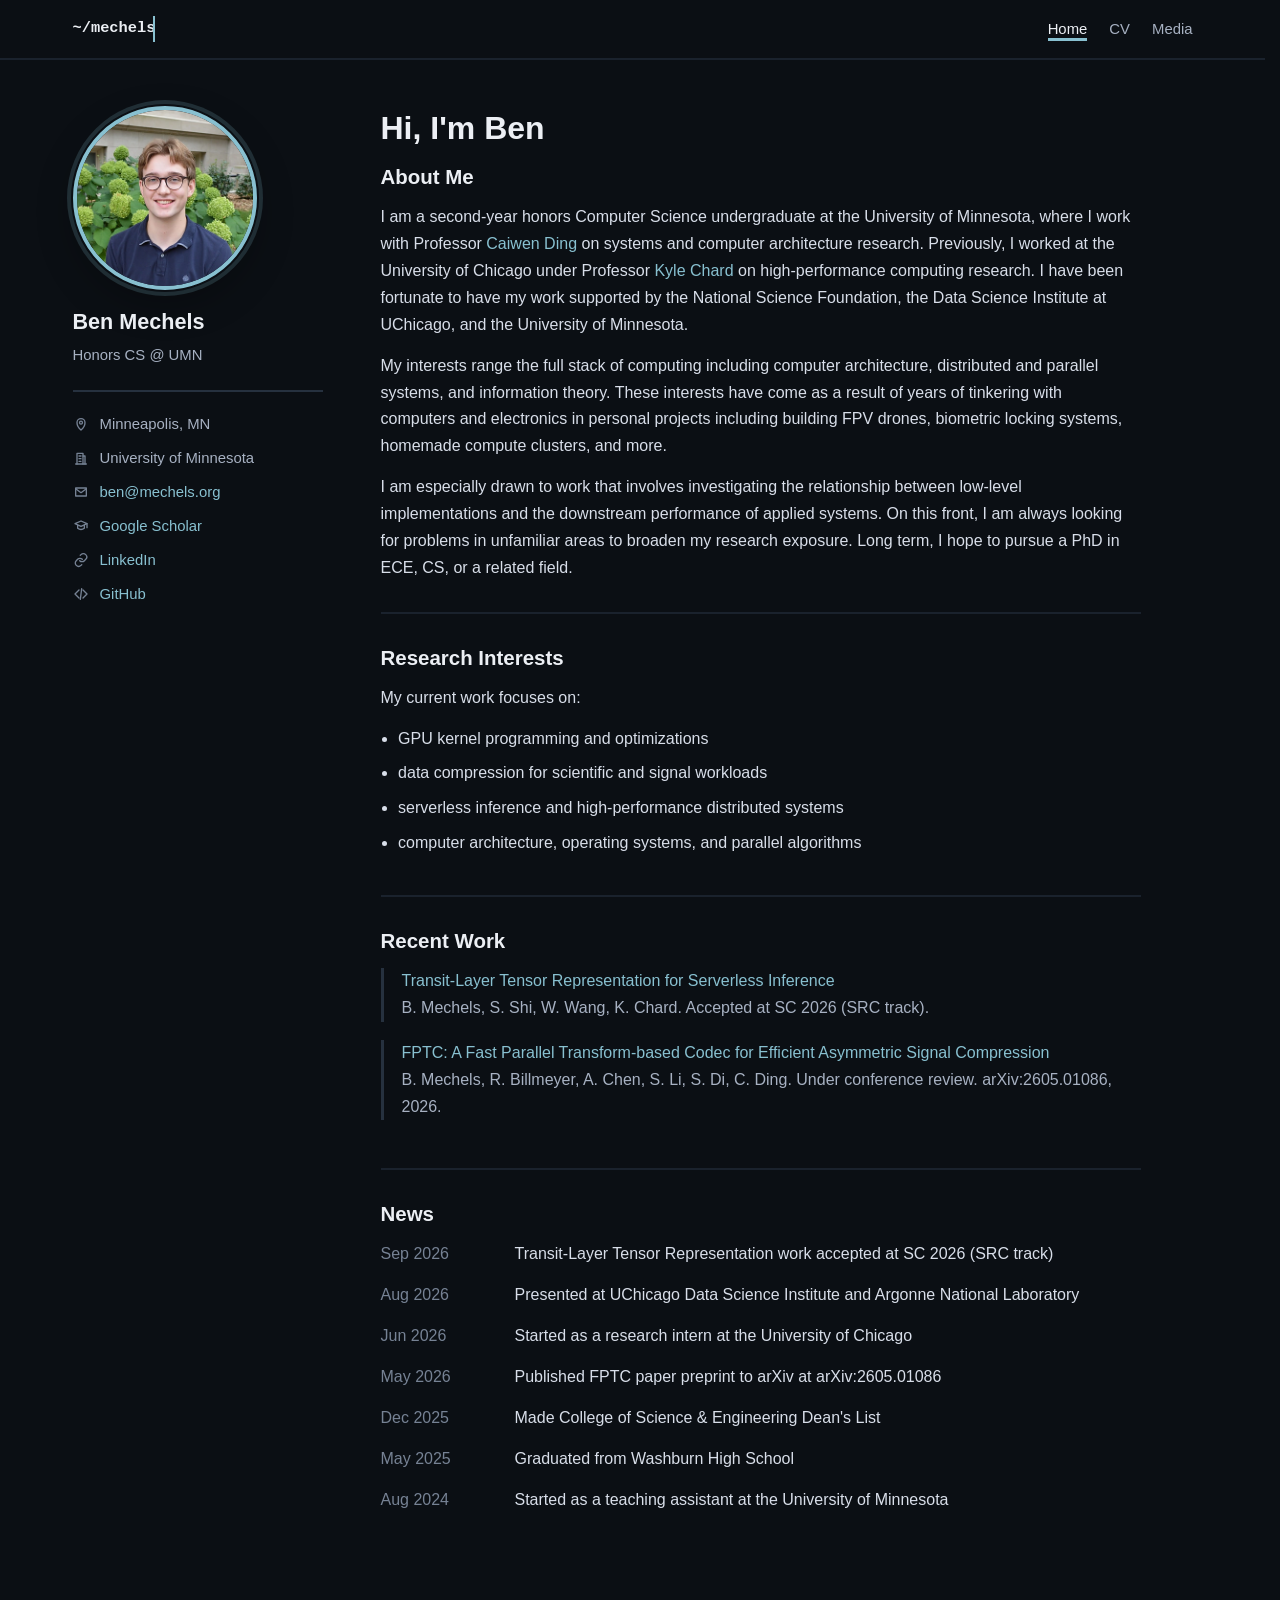
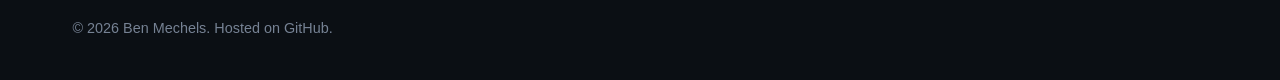
<file: index.html>
<!doctype html>
<html lang="en">
  <head>
    <meta charset="utf-8">
    <meta name="viewport" content="width=device-width, initial-scale=1">
    <meta
      name="description"
      content="Ben Mechels Portfolio and CV. Honors CS @ UMN."
    >
    <title>Home | Ben Mechels Portfolio</title>
    <meta name="theme-color" content="#0b0f14">
    <link rel="icon" href="assets/favicon.svg?v=plain-centered-20260830" type="image/svg+xml">
    <link rel="stylesheet" href="styles.css?v=stable-layout-20260830">
  </head>
  <body>
    <header class="masthead">
      <nav class="masthead-inner" aria-label="Primary navigation">
        <a class="site-title" href="index.html" aria-label="Ben Mechels home">
          <span class="typed-path">~/mechels</span>
        </a>
        <div class="nav-links">
          <a class="active" href="index.html" aria-current="page">Home</a>
          <a href="cv.html">CV</a>
          <a href="media.html">Media</a>
        </div>
      </nav>
    </header>

    <div class="page">
      <aside class="author" aria-label="Author profile">
        <div class="author-image-frame">
          <picture>
            <source
              srcset="assets/headshot-368.webp 368w, assets/headshot-552.webp 552w, assets/headshot.webp 900w"
              sizes="(max-width: 540px) 92px, (max-width: 860px) 112px, 184px"
              type="image/webp">
            <img
              class="author-image"
              src="assets/headshot.jpg"
              srcset="assets/headshot-368.jpg 368w, assets/headshot-552.jpg 552w, assets/headshot.jpg 900w"
              sizes="(max-width: 540px) 92px, (max-width: 860px) 112px, 184px"
              width="900"
              height="900"
              alt="Ben Mechels"
              loading="eager"
              decoding="sync"
              fetchpriority="high">
          </picture>
        </div>
        <h1>Ben Mechels</h1>
        <p class="author-bio">
          Honors CS @ UMN
        </p>

        <ul class="author-links">
          <li>
            <svg class="profile-icon" aria-hidden="true"><use href="assets/icons.svg#location"></use></svg>
            <span>Minneapolis, MN</span>
          </li>
          <li>
            <svg class="profile-icon" aria-hidden="true"><use href="assets/icons.svg#building"></use></svg>
            <span>University of Minnesota</span>
          </li>
          <li>
            <svg class="profile-icon" aria-hidden="true"><use href="assets/icons.svg#mail"></use></svg>
            <a href="mailto:ben@mechels.org">ben@mechels.org</a>
          </li>
          <li>
            <svg class="profile-icon" aria-hidden="true"><use href="assets/icons.svg#scholar"></use></svg>
            <a href="https://scholar.google.com/citations?user=h_3D9X4AAAAJ&amp;hl=en&amp;oi=sra">Google Scholar</a>
          </li>
          <li>
            <svg class="profile-icon" aria-hidden="true"><use href="assets/icons.svg#link"></use></svg>
            <a href="https://www.linkedin.com/in/mechels">LinkedIn</a>
          </li>
          <li>
            <svg class="profile-icon" aria-hidden="true"><use href="assets/icons.svg#code"></use></svg>
            <a href="https://github.com/mechels">GitHub</a>
          </li>
        </ul>
      </aside>

      <main class="content">
        <section class="intro">
          <h2>Hi, I'm Ben</h2>
          <h3>About Me</h3>
          <p>
            I am a second-year honors Computer Science undergraduate at the
            University of Minnesota, where I work with Professor
            <a href="https://caiwending.github.io/">Caiwen Ding</a> on systems
            and computer architecture research. Previously, I worked at the
            University of Chicago under Professor
            <a href="https://computerscience.uchicago.edu/people/kyle-chard/">Kyle Chard</a>
            on high-performance computing research. I have been fortunate to
            have my work supported by the National Science Foundation, the Data
            Science Institute at UChicago, and the University of Minnesota.
          </p>
          <p>
            My interests range the full stack of computing including computer
            architecture, distributed and parallel systems, and information
            theory. These interests have come as a result of years of tinkering
            with computers and electronics in personal projects including
            building FPV drones, biometric locking systems, homemade compute
            clusters, and more.
          </p>
          <p>
            I am especially drawn to work that involves investigating the
            relationship between low-level implementations and the downstream
            performance of applied systems. On this front, I am always looking
            for problems in unfamiliar areas to broaden my research exposure.
            Long term, I hope to pursue a PhD in ECE, CS, or a related field.
          </p>
        </section>

        <section>
          <h3>Research Interests</h3>
          <p>My current work focuses on:</p>
          <ul>
            <li>GPU kernel programming and optimizations</li>
            <li>data compression for scientific and signal workloads</li>
            <li>serverless inference and high-performance distributed systems</li>
            <li>computer architecture, operating systems, and parallel algorithms</li>
          </ul>
        </section>

        <section id="publications">
          <h3>Recent Work</h3>
          <ul class="publication-list">
            <li>
              <a href="#">
                Transit-Layer Tensor Representation for Serverless Inference
              </a>
              <br>
              <span>
                B. Mechels, S. Shi, W. Wang, K. Chard. Accepted at
                SC 2026 (SRC track).
              </span>
            </li>
            <li>
              <a href="https://arxiv.org/abs/2605.01086">
                FPTC: A Fast Parallel Transform-based Codec for Efficient
                Asymmetric Signal Compression
              </a>
              <br>
              <span>
                B. Mechels, R. Billmeyer, A. Chen, S. Li, S. Di, C. Ding. Under
                conference review. arXiv:2605.01086, 2026.
              </span>
            </li>
          </ul>
        </section>

        <section>
          <h3>News</h3>
          <dl class="news-list">
            <div>
              <dt>Sep 2026</dt>
              <dd>Transit-Layer Tensor Representation work accepted at SC 2026 (SRC track)</dd>
            </div>
            <div>
              <dt>Aug 2026</dt>
              <dd>Presented at UChicago Data Science Institute and Argonne National Laboratory</dd>
            </div>
            <div>
              <dt>Jun 2026</dt>
              <dd>Started as a research intern at the University of Chicago</dd>
            </div>
            <div>
              <dt>May 2026</dt>
              <dd>Published FPTC paper preprint to arXiv at arXiv:2605.01086</dd>
            </div>
            <div>
              <dt>Dec 2025</dt>
              <dd>Made College of Science &amp; Engineering Dean's List</dd>
            </div>
            <div>
              <dt>May 2025</dt>
              <dd>Graduated from Washburn High School</dd>
            </div>
            <div>
              <dt>Aug 2024</dt>
              <dd>Started as a teaching assistant at the University of Minnesota</dd>
            </div>
          </dl>
        </section>
      </main>
    </div>

    <footer class="footer">
      <p>&copy; 2026 Ben Mechels. Hosted on GitHub.</p>
    </footer>
  </body>
</html>
</file>
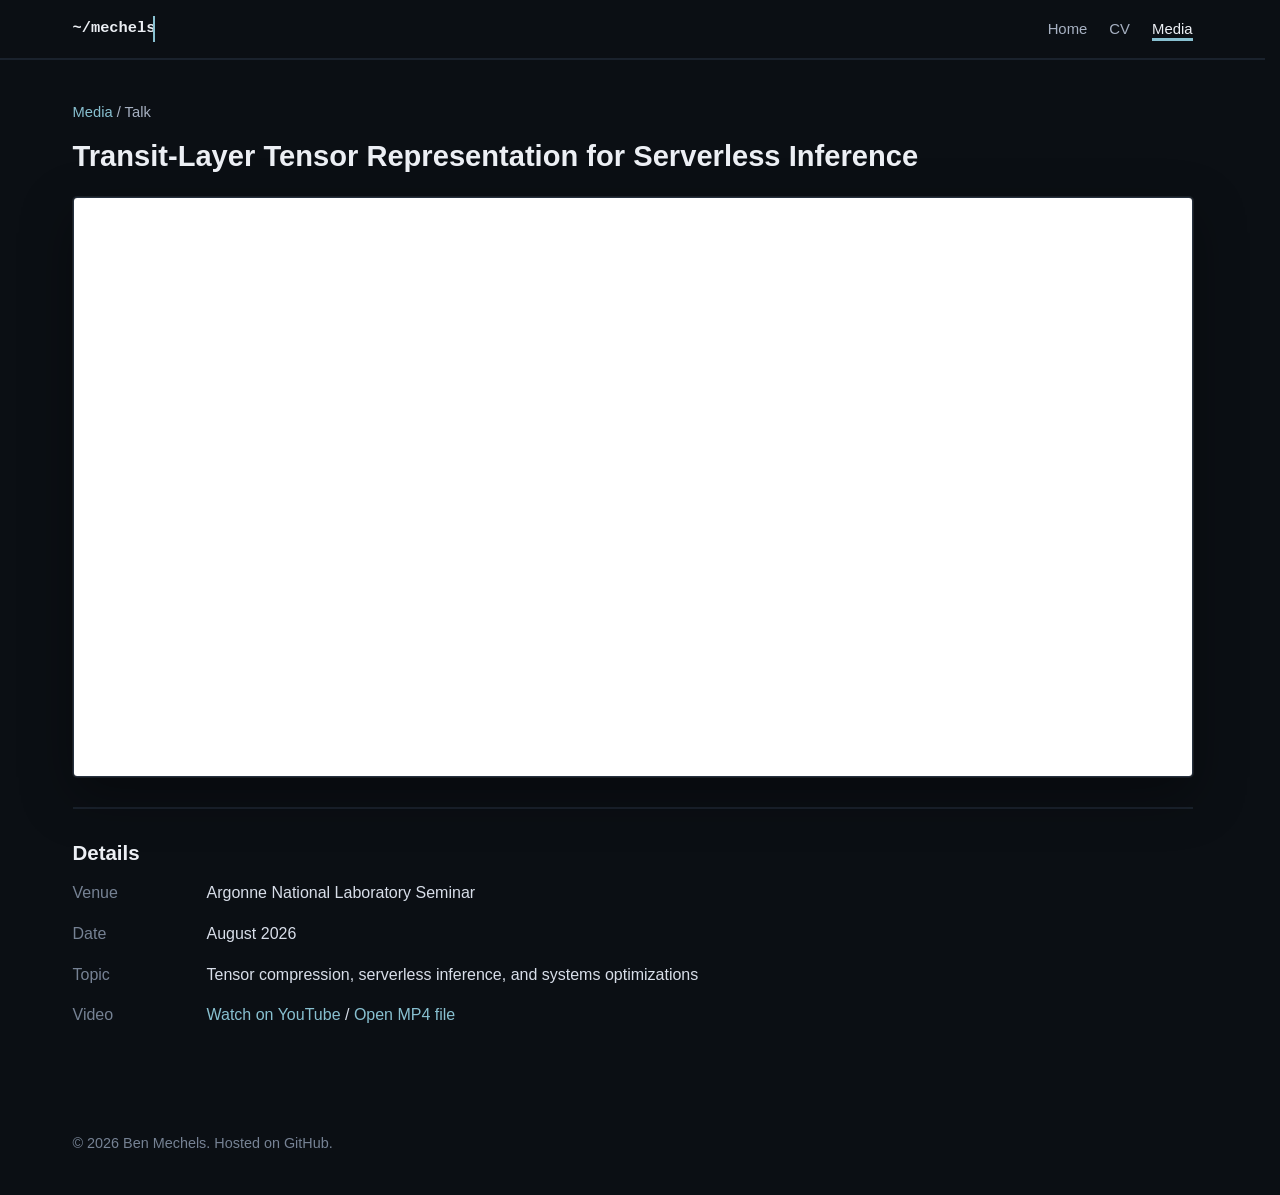
<file: argonne-seminar.html>
<!doctype html>
<html lang="en">
  <head>
    <meta charset="utf-8">
    <meta name="viewport" content="width=device-width, initial-scale=1">
    <meta
      name="description"
      content="Argonne National Laboratory seminar video for Ben Mechels."
    >
    <title>Argonne Seminar | Ben Mechels Portfolio</title>
    <meta name="theme-color" content="#0b0f14">
    <link rel="icon" href="assets/favicon.svg?v=plain-centered-20260830" type="image/svg+xml">
    <link rel="stylesheet" href="styles.css?v=stable-layout-20260830">
  </head>
  <body>
    <header class="masthead">
      <nav class="masthead-inner" aria-label="Primary navigation">
        <a class="site-title" href="index.html" aria-label="Ben Mechels home">
          <span class="typed-path">~/mechels</span>
        </a>
        <div class="nav-links">
          <a href="index.html">Home</a>
          <a href="cv.html">CV</a>
          <a class="active" href="media.html" aria-current="page">Media</a>
        </div>
      </nav>
    </header>

    <main class="single-page talk-page">
      <section class="talk-hero">
        <p class="breadcrumb"><a href="media.html">Media</a> / Talk</p>
        <h2>Transit-Layer Tensor Representation for Serverless Inference</h2>
        <div class="video-frame video-frame-large">
          <iframe
            title="Argonne National Laboratory seminar video"
            src="https://www.youtube.com/embed/fQScgn-F-ko"
            allow="accelerometer; autoplay; clipboard-write; encrypted-media; gyroscope; picture-in-picture; web-share"
            referrerpolicy="strict-origin-when-cross-origin"
            allowfullscreen></iframe>
          <!-- Direct MP4 player fallback:
          <video
            class="video-player"
            controls
            playsinline
            preload="metadata"
            poster="assets/videos/argonne-seminar-poster.jpg">
            <source
              src="assets/videos/argonne-seminar-transit-layer-tensor-representation.mp4"
              type="video/mp4">
            Your browser does not support the embedded video player.
          </video>
          -->
        </div>
      </section>

      <section>
        <h3>Details</h3>
        <dl class="details-list">
          <div>
            <dt>Venue</dt>
            <dd>Argonne National Laboratory Seminar</dd>
          </div>
          <div>
            <dt>Date</dt>
            <dd>August 2026</dd>
          </div>
          <div>
            <dt>Topic</dt>
            <dd>Tensor compression, serverless inference, and systems optimizations</dd>
          </div>
          <div>
            <dt>Video</dt>
            <dd>
              <a href="https://youtu.be/fQScgn-F-ko">
                Watch on YouTube
              </a>
              <span aria-hidden="true">/</span>
              <a href="assets/videos/argonne-seminar-transit-layer-tensor-representation.mp4">Open MP4 file</a>
            </dd>
          </div>
        </dl>
      </section>

    </main>

    <footer class="footer">
      <p>&copy; 2026 Ben Mechels. Hosted on GitHub.</p>
    </footer>
  </body>
</html>
</file>
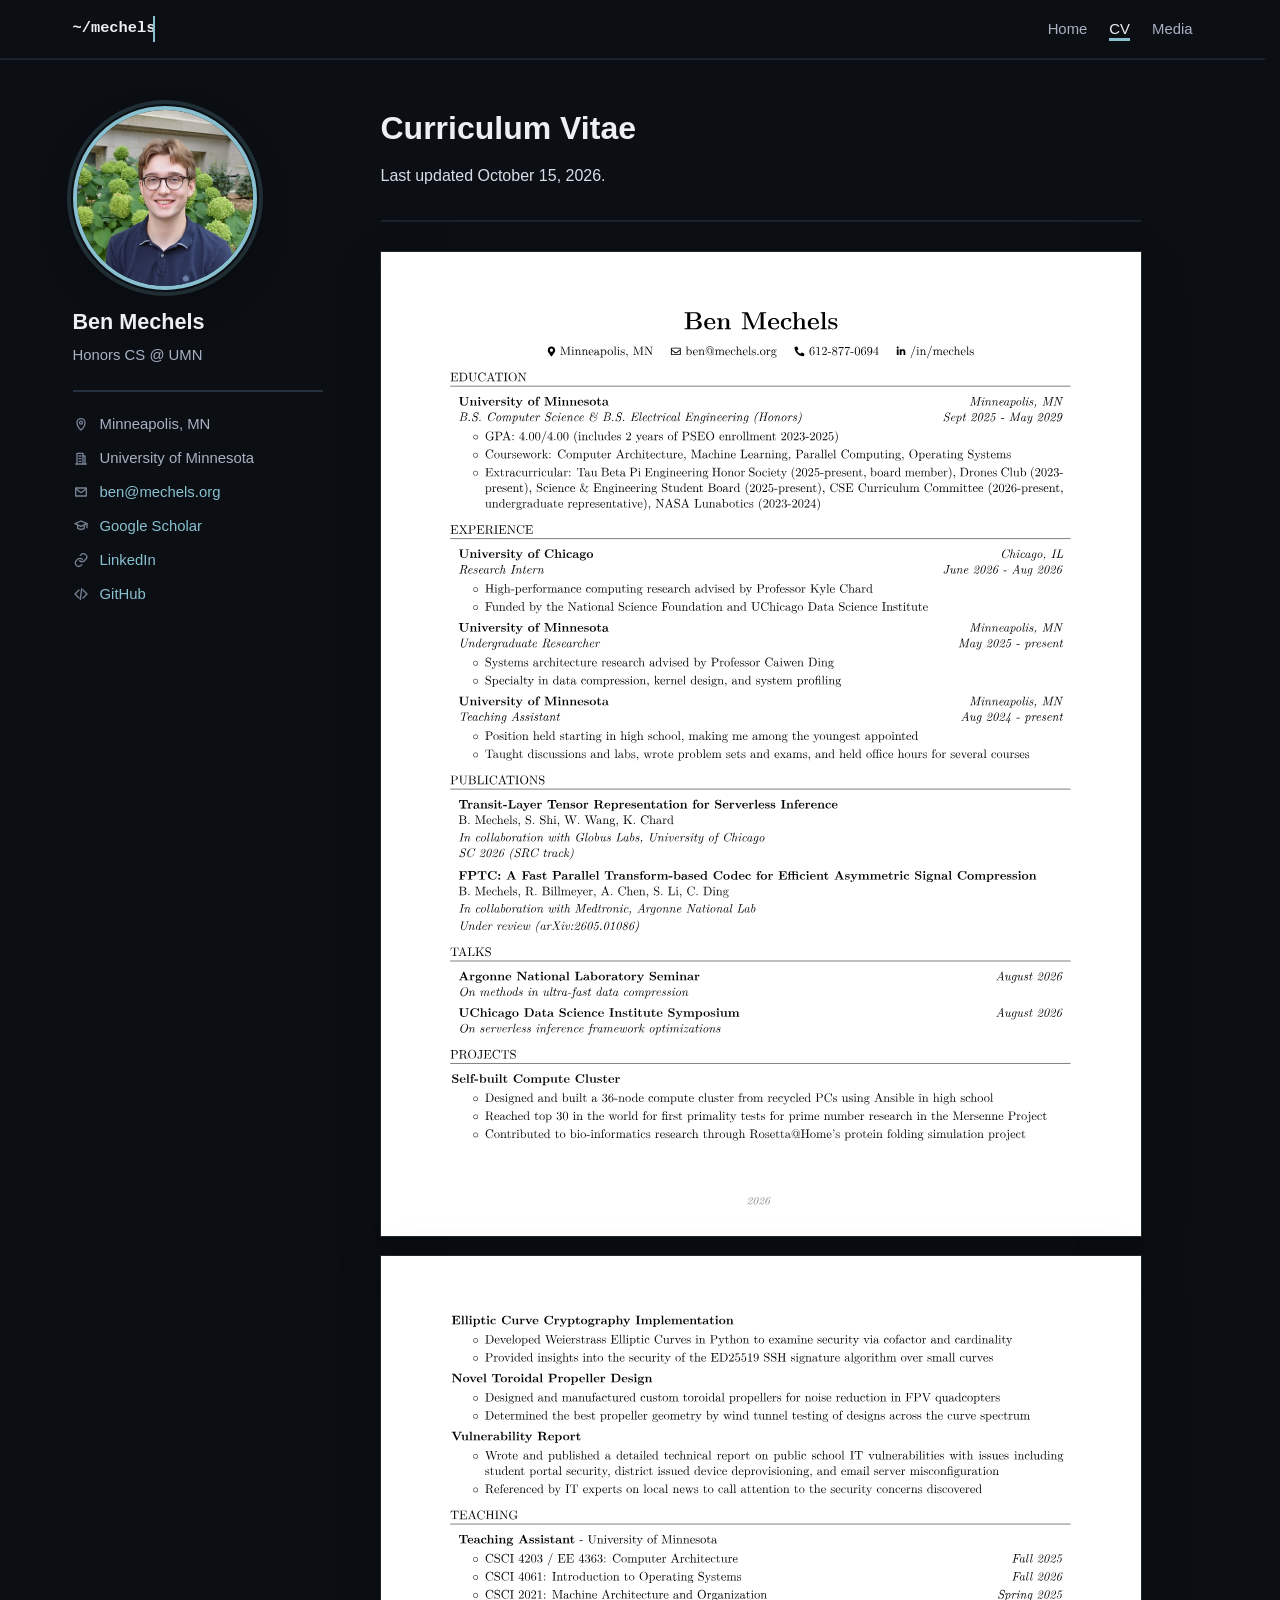
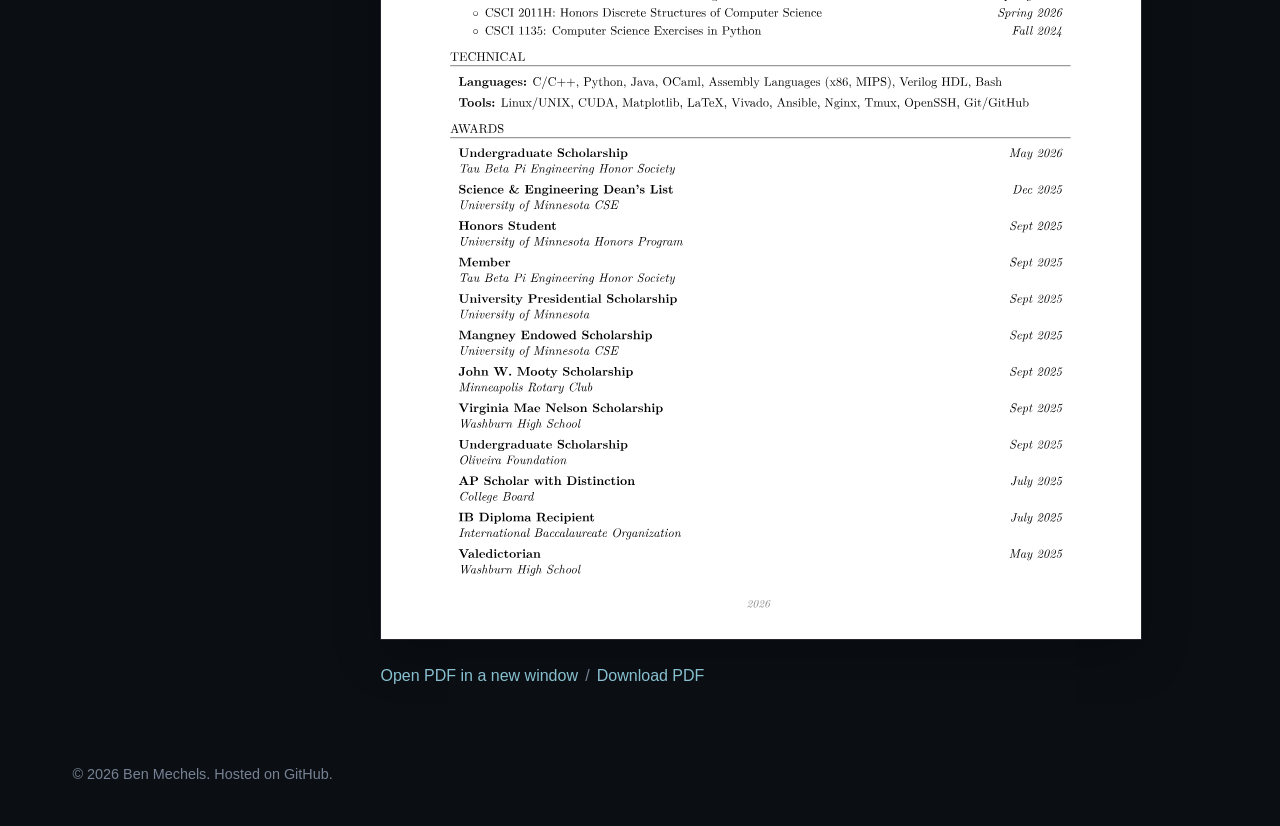
<file: cv.html>
<!doctype html>
<html lang="en">
  <head>
    <meta charset="utf-8">
    <meta name="viewport" content="width=device-width, initial-scale=1">
    <meta name="description" content="Curriculum vitae for Ben Mechels.">
    <title>CV | Ben Mechels Portfolio</title>
    <meta name="theme-color" content="#0b0f14">
    <link rel="icon" href="assets/favicon.svg?v=plain-centered-20260830" type="image/svg+xml">
    <link rel="stylesheet" href="styles.css?v=stable-layout-20260830">
  </head>
  <body>
    <header class="masthead">
      <nav class="masthead-inner" aria-label="Primary navigation">
        <a class="site-title" href="index.html" aria-label="Ben Mechels home">
          <span class="typed-path">~/mechels</span>
        </a>
        <div class="nav-links">
          <a href="index.html">Home</a>
          <a class="active" href="cv.html" aria-current="page">CV</a>
          <a href="media.html">Media</a>
        </div>
      </nav>
    </header>

    <div class="page">
      <aside class="author" aria-label="Author profile">
        <div class="author-image-frame">
          <picture>
            <source
              srcset="assets/headshot-368.webp 368w, assets/headshot-552.webp 552w, assets/headshot.webp 900w"
              sizes="(max-width: 540px) 92px, (max-width: 860px) 112px, 184px"
              type="image/webp">
            <img
              class="author-image"
              src="assets/headshot.jpg"
              srcset="assets/headshot-368.jpg 368w, assets/headshot-552.jpg 552w, assets/headshot.jpg 900w"
              sizes="(max-width: 540px) 92px, (max-width: 860px) 112px, 184px"
              width="900"
              height="900"
              alt="Ben Mechels"
              loading="eager"
              decoding="sync"
              fetchpriority="high">
          </picture>
        </div>
        <h1>Ben Mechels</h1>
        <p class="author-bio">
          Honors CS @ UMN
        </p>

        <ul class="author-links">
          <li>
            <svg class="profile-icon" aria-hidden="true"><use href="assets/icons.svg#location"></use></svg>
            <span>Minneapolis, MN</span>
          </li>
          <li>
            <svg class="profile-icon" aria-hidden="true"><use href="assets/icons.svg#building"></use></svg>
            <span>University of Minnesota</span>
          </li>
          <li>
            <svg class="profile-icon" aria-hidden="true"><use href="assets/icons.svg#mail"></use></svg>
            <a href="mailto:ben@mechels.org">ben@mechels.org</a>
          </li>
          <li>
            <svg class="profile-icon" aria-hidden="true"><use href="assets/icons.svg#scholar"></use></svg>
            <a href="https://scholar.google.com/citations?user=h_3D9X4AAAAJ&amp;hl=en&amp;oi=sra">Google Scholar</a>
          </li>
          <li>
            <svg class="profile-icon" aria-hidden="true"><use href="assets/icons.svg#link"></use></svg>
            <a href="https://www.linkedin.com/in/mechels">LinkedIn</a>
          </li>
          <li>
            <svg class="profile-icon" aria-hidden="true"><use href="assets/icons.svg#code"></use></svg>
            <a href="https://github.com/mechels">GitHub</a>
          </li>
        </ul>
      </aside>

      <main class="content">
        <section class="intro">
          <h2>Curriculum Vitae</h2>
          <p>Last updated October 15, 2026.</p>
        </section>

        <section class="cv-document" aria-label="Rendered CV pages">
          <img
            class="cv-page"
            src="assets/cv-pages/page-1.svg"
            width="612"
            height="792"
            alt="Ben Mechels CV, page 1">
          <img
            class="cv-page"
            src="assets/cv-pages/page-2.svg"
            width="612"
            height="792"
            alt="Ben Mechels CV, page 2"
            loading="lazy">
          <p class="cv-actions">
            <a href="assets/ben-mechels-cv.pdf" target="_blank" rel="noopener">Open PDF in a new window</a>
            <span aria-hidden="true">/</span>
            <a href="assets/ben-mechels-cv.pdf" download>Download PDF</a>
          </p>
        </section>
      </main>
    </div>

    <footer class="footer">
      <p>&copy; 2026 Ben Mechels. Hosted on GitHub.</p>
    </footer>
  </body>
</html>
</file>
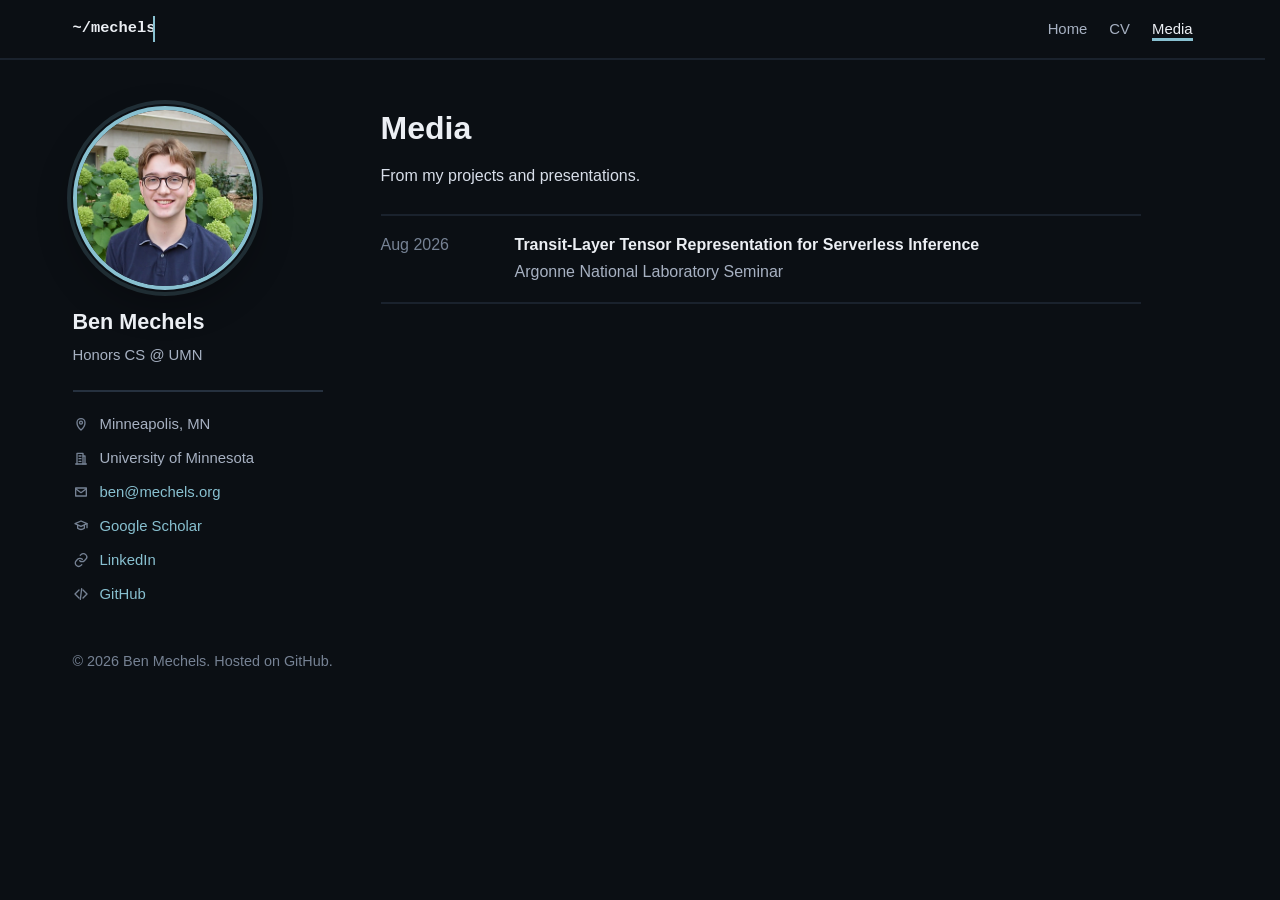
<file: media.html>
<!doctype html>
<html lang="en">
  <head>
    <meta charset="utf-8">
    <meta name="viewport" content="width=device-width, initial-scale=1">
    <meta name="description" content="Talks, videos, and media for Ben Mechels.">
    <title>Media | Ben Mechels Portfolio</title>
    <meta name="theme-color" content="#0b0f14">
    <link rel="icon" href="assets/favicon.svg?v=plain-centered-20260830" type="image/svg+xml">
    <link rel="stylesheet" href="styles.css?v=stable-layout-20260830">
  </head>
  <body>
    <header class="masthead">
      <nav class="masthead-inner" aria-label="Primary navigation">
        <a class="site-title" href="index.html" aria-label="Ben Mechels home">
          <span class="typed-path">~/mechels</span>
        </a>
        <div class="nav-links">
          <a href="index.html">Home</a>
          <a href="cv.html">CV</a>
          <a class="active" href="media.html" aria-current="page">Media</a>
        </div>
      </nav>
    </header>

    <div class="page">
      <aside class="author" aria-label="Author profile">
        <div class="author-image-frame">
          <picture>
            <source
              srcset="assets/headshot-368.webp 368w, assets/headshot-552.webp 552w, assets/headshot.webp 900w"
              sizes="(max-width: 540px) 92px, (max-width: 860px) 112px, 184px"
              type="image/webp">
            <img
              class="author-image"
              src="assets/headshot.jpg"
              srcset="assets/headshot-368.jpg 368w, assets/headshot-552.jpg 552w, assets/headshot.jpg 900w"
              sizes="(max-width: 540px) 92px, (max-width: 860px) 112px, 184px"
              width="900"
              height="900"
              alt="Ben Mechels"
              loading="eager"
              decoding="sync"
              fetchpriority="high">
          </picture>
        </div>
        <h1>Ben Mechels</h1>
        <p class="author-bio">
          Honors CS @ UMN
        </p>

        <ul class="author-links">
          <li>
            <svg class="profile-icon" aria-hidden="true"><use href="assets/icons.svg#location"></use></svg>
            <span>Minneapolis, MN</span>
          </li>
          <li>
            <svg class="profile-icon" aria-hidden="true"><use href="assets/icons.svg#building"></use></svg>
            <span>University of Minnesota</span>
          </li>
          <li>
            <svg class="profile-icon" aria-hidden="true"><use href="assets/icons.svg#mail"></use></svg>
            <a href="mailto:ben@mechels.org">ben@mechels.org</a>
          </li>
          <li>
            <svg class="profile-icon" aria-hidden="true"><use href="assets/icons.svg#scholar"></use></svg>
            <a href="https://scholar.google.com/citations?user=h_3D9X4AAAAJ&amp;hl=en&amp;oi=sra">Google Scholar</a>
          </li>
          <li>
            <svg class="profile-icon" aria-hidden="true"><use href="assets/icons.svg#link"></use></svg>
            <a href="https://www.linkedin.com/in/mechels">LinkedIn</a>
          </li>
          <li>
            <svg class="profile-icon" aria-hidden="true"><use href="assets/icons.svg#code"></use></svg>
            <a href="https://github.com/mechels">GitHub</a>
          </li>
        </ul>
      </aside>

      <main class="content">
        <section class="intro media-intro">
          <h2>Media</h2>
          <p>
            From my projects and presentations.
          </p>
        </section>

        <section class="media-index" aria-label="Recorded talks">
          <a class="media-link" href="argonne-seminar.html">
            <span class="media-link-date">Aug 2026</span>
            <span class="media-link-body">
              <span class="media-link-title">
                Transit-Layer Tensor Representation for Serverless Inference
              </span>
              <span class="media-link-meta">
                Argonne National Laboratory Seminar
              </span>
            </span>
          </a>
        </section>
      </main>
    </div>

    <footer class="footer">
      <p>&copy; 2026 Ben Mechels. Hosted on GitHub.</p>
    </footer>
  </body>
</html>
</file>
<file: styles.css>
:root {
  color-scheme: only dark;
  --bg: #0b0f14;
  --bg-lift: #10161d;
  --panel: #141b23;
  --text: #d8dee9;
  --heading: #eceff4;
  --muted: #a7b1c2;
  --faint: #768294;
  --line: #26313f;
  --line-soft: #1a222d;
  --link: #88c0d0;
  --link-hover: #b7d7e2;
  --separator-width: 2px;
  --active-underline-width: 3px;

  /*
    Headshot crop controls:
    - frame size changes the displayed diameter of the circular image.
    - image crop coordinates live in scripts/crop_headshot.py.
    - ring-width and ring-color control the circular outline.
  */
  --headshot-frame-size: 184px;
  --headshot-mobile-size: 112px;
  --headshot-phone-size: 92px;
  --headshot-ring-width: 4px;
  --headshot-ring-color: #88c0d0;
}

* {
  box-sizing: border-box;
}

html {
  min-height: 100%;
  background: var(--bg);
  color-scheme: only dark;
  overflow-y: scroll;
  scrollbar-gutter: stable;
  scrollbar-color: #344154 #0b0f14;
}

body {
  min-height: 100%;
  margin: 0;
  background: var(--bg);
  color: var(--text);
  font-family: -apple-system, BlinkMacSystemFont, "Segoe UI", Roboto, Helvetica, Arial, sans-serif;
  font-size: 16px;
  line-height: 1.68;
}

a {
  color: var(--link);
  text-decoration: none;
}

a:hover,
a:focus {
  color: var(--link-hover);
  text-decoration: underline;
  text-underline-offset: 3px;
}

code {
  padding: 0.08rem 0.28rem;
  border: 1px solid var(--line);
  border-radius: 4px;
  background: var(--bg-lift);
  color: var(--heading);
  font-size: 0.92em;
}

.masthead {
  background: #0b0f14;
  border-bottom: var(--separator-width) solid var(--line-soft);
}

.masthead-inner {
  width: min(1120px, calc(100% - 36px));
  min-height: 58px;
  display: flex;
  align-items: center;
  justify-content: space-between;
  gap: 24px;
  margin: 0 auto;
}

.site-title {
  display: inline-flex;
  align-items: center;
  min-width: 10.8ch;
  color: var(--heading);
  font-family: ui-monospace, "SFMono-Regular", "SF Mono", Consolas, "Liberation Mono", Menlo, monospace;
  font-size: 0.96rem;
  font-weight: 700;
}

.site-title:hover,
.site-title:focus {
  color: var(--heading);
  text-decoration: none;
}

.typed-path {
  width: 9ch;
  display: inline-block;
  overflow: hidden;
  border-right: 2px solid var(--link);
  color: var(--heading);
  white-space: nowrap;
  animation:
    type-path 14s steps(9, end) infinite,
    blink-cursor 900ms steps(1, end) infinite;
}

@keyframes type-path {
  0%,
  7% {
    width: 0;
  }

  20%,
  82% {
    width: 9ch;
  }

  92%,
  100% {
    width: 0;
  }
}

@keyframes blink-cursor {
  0%,
  49% {
    border-color: var(--link);
  }

  50%,
  100% {
    border-color: transparent;
  }
}

.nav-links {
  display: flex;
  align-items: center;
  flex-wrap: wrap;
  gap: 22px;
  font-size: 0.93rem;
}

.nav-links a {
  color: var(--muted);
}

.nav-links a:hover,
.nav-links a:focus,
.nav-links a.active {
  color: var(--heading);
  text-decoration: none;
}

.nav-links a.active {
  box-shadow: inset 0 calc(-1 * var(--active-underline-width)) 0 var(--link);
}

.page {
  width: min(1120px, calc(100% - 36px));
  display: grid;
  grid-template-columns: 250px minmax(0, 760px);
  gap: 58px;
  margin: 0 auto;
  padding: 46px 0 42px;
}

.author {
  position: sticky;
  top: 34px;
  align-self: start;
  color: var(--muted);
  font-size: 0.93rem;
}

.author-image-frame {
  width: var(--headshot-frame-size);
  height: var(--headshot-frame-size);
  overflow: hidden;
  border: var(--headshot-ring-width) solid var(--headshot-ring-color);
  border-radius: 50%;
  background: var(--panel);
  box-shadow:
    0 0 0 2px var(--bg),
    0 0 0 calc(var(--headshot-ring-width) + 2px) rgba(136, 192, 208, 0.18),
    0 14px 36px rgba(0, 0, 0, 0.28);
}

.author-image-frame picture {
  display: block;
  width: 100%;
  height: 100%;
}

.author-image {
  width: 100%;
  height: 100%;
  display: block;
  image-orientation: from-image;
  object-fit: cover;
}

.author h1 {
  margin: 19px 0 7px;
  color: var(--heading);
  font-size: 1.35rem;
  line-height: 1.25;
}

.author-bio {
  max-width: 220px;
  margin: 0;
}

.author-links {
  display: grid;
  gap: 9px;
  margin: 22px 0 0;
  padding: 20px 0 0;
  border-top: var(--separator-width) solid var(--line);
  list-style: none;
}

.author-links li {
  display: grid;
  grid-template-columns: 18px minmax(0, 1fr);
  gap: 9px;
  align-items: center;
  margin: 0;
}

.profile-icon {
  width: 16px;
  height: 16px;
  color: var(--faint);
  fill: none;
  stroke: currentColor;
  stroke-linecap: round;
  stroke-linejoin: round;
  stroke-width: 2;
}

.content {
  min-width: 0;
}

section {
  padding-bottom: 30px;
  margin-bottom: 30px;
  border-bottom: var(--separator-width) solid var(--line-soft);
}

section:last-child {
  border-bottom: 0;
}

.intro {
  padding-top: 1px;
}

.media-intro {
  margin-bottom: 14px;
  padding-bottom: 10px;
  border-bottom: 0;
}

h2,
h3 {
  margin: 0 0 14px;
  color: var(--heading);
  line-height: 1.32;
}

h2 {
  font-size: 2rem;
  font-weight: 700;
}

h3 {
  font-size: 1.28rem;
  font-weight: 650;
}

p {
  margin: 0 0 14px;
}

p:last-child {
  margin-bottom: 0;
}

ul {
  margin: 0 0 0 1.1rem;
  padding: 0;
}

li {
  margin: 0 0 8px;
}

strong {
  color: var(--heading);
}

.publication-list {
  margin-left: 0;
  list-style: none;
}

.publication-list li {
  margin-bottom: 18px;
  padding-left: 18px;
  border-left: 3px solid var(--line);
}

.publication-list span {
  color: var(--muted);
}

.news-list,
.cv-list,
.details-list {
  display: grid;
  gap: 14px;
  margin: 0;
}

.news-list div,
.cv-list div,
.details-list div {
  display: grid;
  grid-template-columns: 116px minmax(0, 1fr);
  gap: 18px;
}

dt {
  color: var(--faint);
}

dd {
  margin: 0;
}

.cv-actions {
  display: flex;
  flex-wrap: wrap;
  gap: 0.45rem;
  margin-top: 4px;
  color: var(--faint);
}

.cv-document {
  display: grid;
  gap: 20px;
  padding-bottom: 0;
  border-bottom: 0;
}

.cv-page {
  width: 100%;
  height: auto;
  display: block;
  border-radius: 0;
  background: #ffffff;
  box-shadow:
    0 0 0 1px rgba(216, 222, 233, 0.12),
    0 16px 44px rgba(0, 0, 0, 0.30);
}

.video-frame {
  width: 100%;
  aspect-ratio: 1832 / 948;
  overflow: hidden;
  border: 1px solid var(--line);
  border-radius: 6px;
  background: var(--panel);
}

.video-frame iframe,
.video-player {
  width: 100%;
  height: 100%;
  display: block;
  border: 0;
  background: #000000;
}

.caption {
  margin-top: 14px;
  color: var(--muted);
}

.media-index {
  display: grid;
}

.media-link {
  display: grid;
  grid-template-columns: 116px minmax(0, 1fr);
  gap: 18px;
  padding: 16px 0;
  border-top: var(--separator-width) solid var(--line-soft);
  border-bottom: var(--separator-width) solid var(--line-soft);
  color: var(--text);
}

.media-link + .media-link {
  border-top: 0;
}

.media-link:hover,
.media-link:focus {
  color: var(--text);
  text-decoration: none;
}

.media-link:hover .media-link-title,
.media-link:focus .media-link-title {
  color: var(--link-hover);
  text-decoration: underline;
  text-underline-offset: 3px;
}

.media-link-date {
  color: var(--faint);
}

.media-link-body {
  min-width: 0;
}

.media-link-title,
.media-link-meta {
  display: block;
}

.media-link-title {
  color: var(--heading);
  font-weight: 650;
}

.media-link-meta {
  color: var(--muted);
}

.single-page {
  width: min(1120px, calc(100% - 36px));
  margin: 0 auto;
  padding: 40px 0 42px;
}

.talk-page {
  max-width: 1120px;
}

.talk-hero h2 {
  max-width: none;
  margin-bottom: 22px;
  font-size: 1.82rem;
}

.breadcrumb {
  color: var(--muted);
}

.breadcrumb {
  margin-bottom: 12px;
  font-size: 0.92rem;
}

.video-frame-large {
  border-radius: 4px;
  box-shadow:
    0 0 0 1px rgba(216, 222, 233, 0.08),
    0 18px 52px rgba(0, 0, 0, 0.35);
}

.footer {
  width: min(1120px, calc(100% - 36px));
  margin: 0 auto;
  padding: 0 0 40px;
  color: var(--faint);
  font-size: 0.9rem;
}

@media (min-width: 1020px) {
  .talk-hero h2 {
    white-space: nowrap;
  }
}

@media (max-width: 860px) {
  .masthead-inner {
    align-items: flex-start;
    flex-direction: column;
    gap: 10px;
    padding: 14px 0;
  }

  .nav-links {
    gap: 14px;
  }

  .page {
    grid-template-columns: 1fr;
    gap: 34px;
    padding-top: 30px;
  }

  .author {
    position: static;
    display: grid;
    grid-template-columns: 112px minmax(0, 1fr);
    gap: 0 18px;
    align-items: center;
  }

  .author-image-frame {
    width: var(--headshot-mobile-size);
    height: var(--headshot-mobile-size);
    grid-row: span 3;
  }

  .author h1 {
    margin-top: 0;
  }

  .author-bio {
    max-width: none;
  }

  .author-links {
    grid-column: 1 / -1;
    grid-template-columns: repeat(2, minmax(0, 1fr));
    margin-top: 18px;
  }

}

@media (max-width: 540px) {
  body {
    font-size: 15px;
  }

  .masthead-inner,
  .page,
  .footer {
    width: min(100% - 28px, 1120px);
  }

  .nav-links {
    width: 100%;
    justify-content: space-between;
    gap: 8px;
  }

  .author {
    grid-template-columns: 92px minmax(0, 1fr);
    gap: 0 16px;
  }

  .author-image-frame {
    width: var(--headshot-phone-size);
    height: var(--headshot-phone-size);
  }

  .author-links {
    grid-template-columns: 1fr;
  }

  .media-link,
  .news-list div,
  .cv-list div,
  .details-list div {
    grid-template-columns: 1fr;
    gap: 2px;
  }

  h2 {
    font-size: 1.7rem;
  }

  .talk-hero h2 {
    font-size: 1.7rem;
    white-space: normal;
  }
}

@media (prefers-reduced-motion: reduce) {
  .typed-path {
    width: auto;
    animation: none;
  }
}

@media (prefers-color-scheme: light) {
  :root {
    color-scheme: only dark;
  }

  html,
  body,
  .masthead {
    background: var(--bg);
    color: var(--text);
  }
}
</file>
